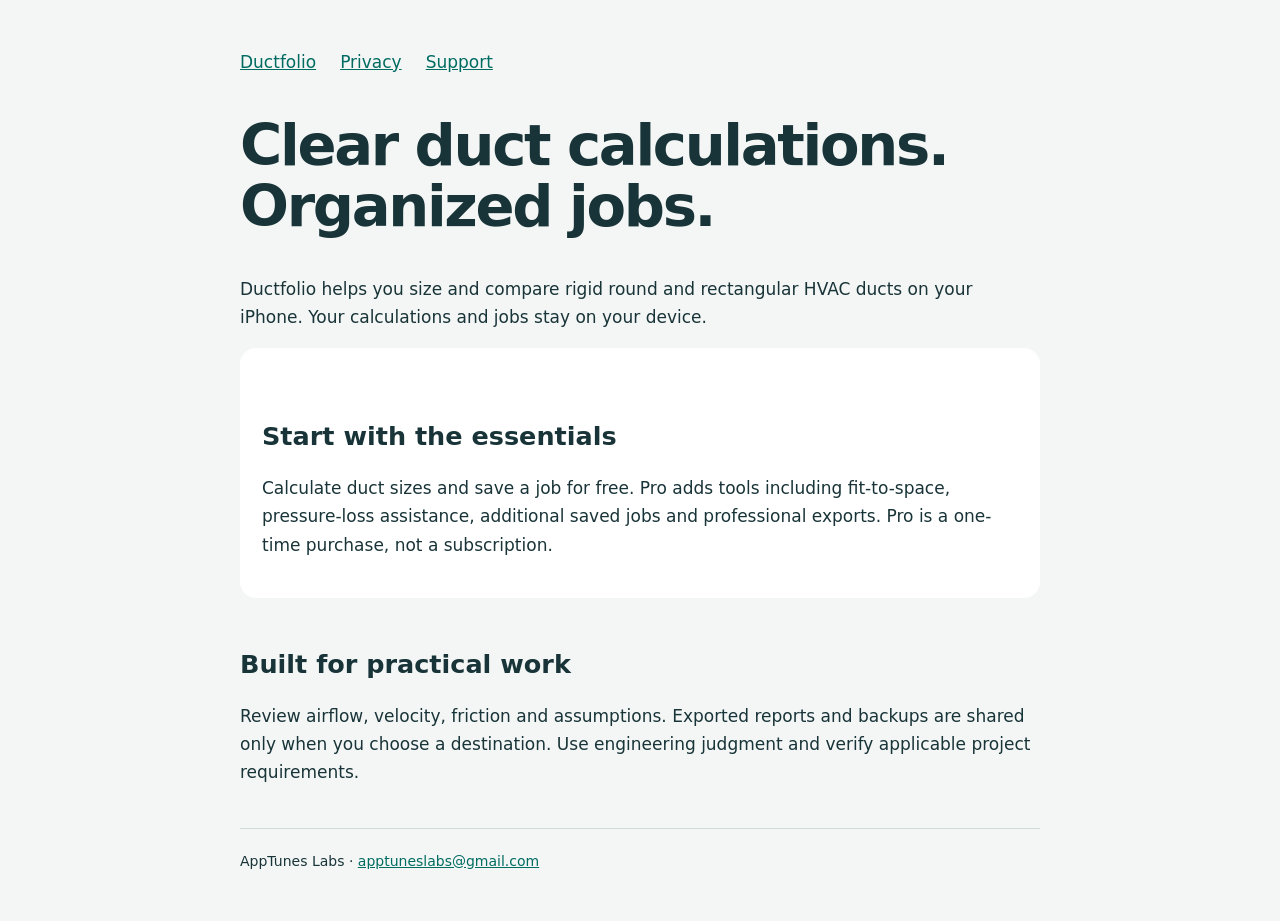
<file: ductfolio/index.html>
<!doctype html><html lang="en"><head><meta charset="utf-8"><meta name="viewport" content="width=device-width,initial-scale=1"><title>Ductfolio | HVAC Duct Calculator for iPhone</title><style>body{margin:0;background:#f3f6f5;color:#193438;font:17px/1.65 -apple-system,BlinkMacSystemFont,system-ui}main{max-width:800px;margin:auto;padding:48px 24px}h1{font-size:clamp(2.3rem,6vw,3.6rem);line-height:1.06;letter-spacing:-.04em}h2{margin-top:2em;line-height:1.25}a{color:#006c61}nav{display:flex;gap:24px;flex-wrap:wrap}footer{border-top:1px solid #cfddda;margin-top:3em;padding-top:1.5em;font-size:14px}.card{background:white;padding:22px;border-radius:16px}</style></head><body><main><nav aria-label="Main navigation"><a href="index.html">Ductfolio</a><a href="privacy/index.html">Privacy</a><a href="support/index.html">Support</a></nav><h1>Clear duct calculations. Organized jobs.</h1><p>Ductfolio helps you size and compare rigid round and rectangular HVAC ducts on your iPhone. Your calculations and jobs stay on your device.</p><div class="card"><h2>Start with the essentials</h2><p>Calculate duct sizes and save a job for free. Pro adds tools including fit-to-space, pressure-loss assistance, additional saved jobs and professional exports. Pro is a one-time purchase, not a subscription.</p></div><h2>Built for practical work</h2><p>Review airflow, velocity, friction and assumptions. Exported reports and backups are shared only when you choose a destination. Use engineering judgment and verify applicable project requirements.</p><footer>AppTunes Labs · <a href="mailto:apptuneslabs@gmail.com">apptuneslabs@gmail.com</a></footer></main></body></html>
</file>
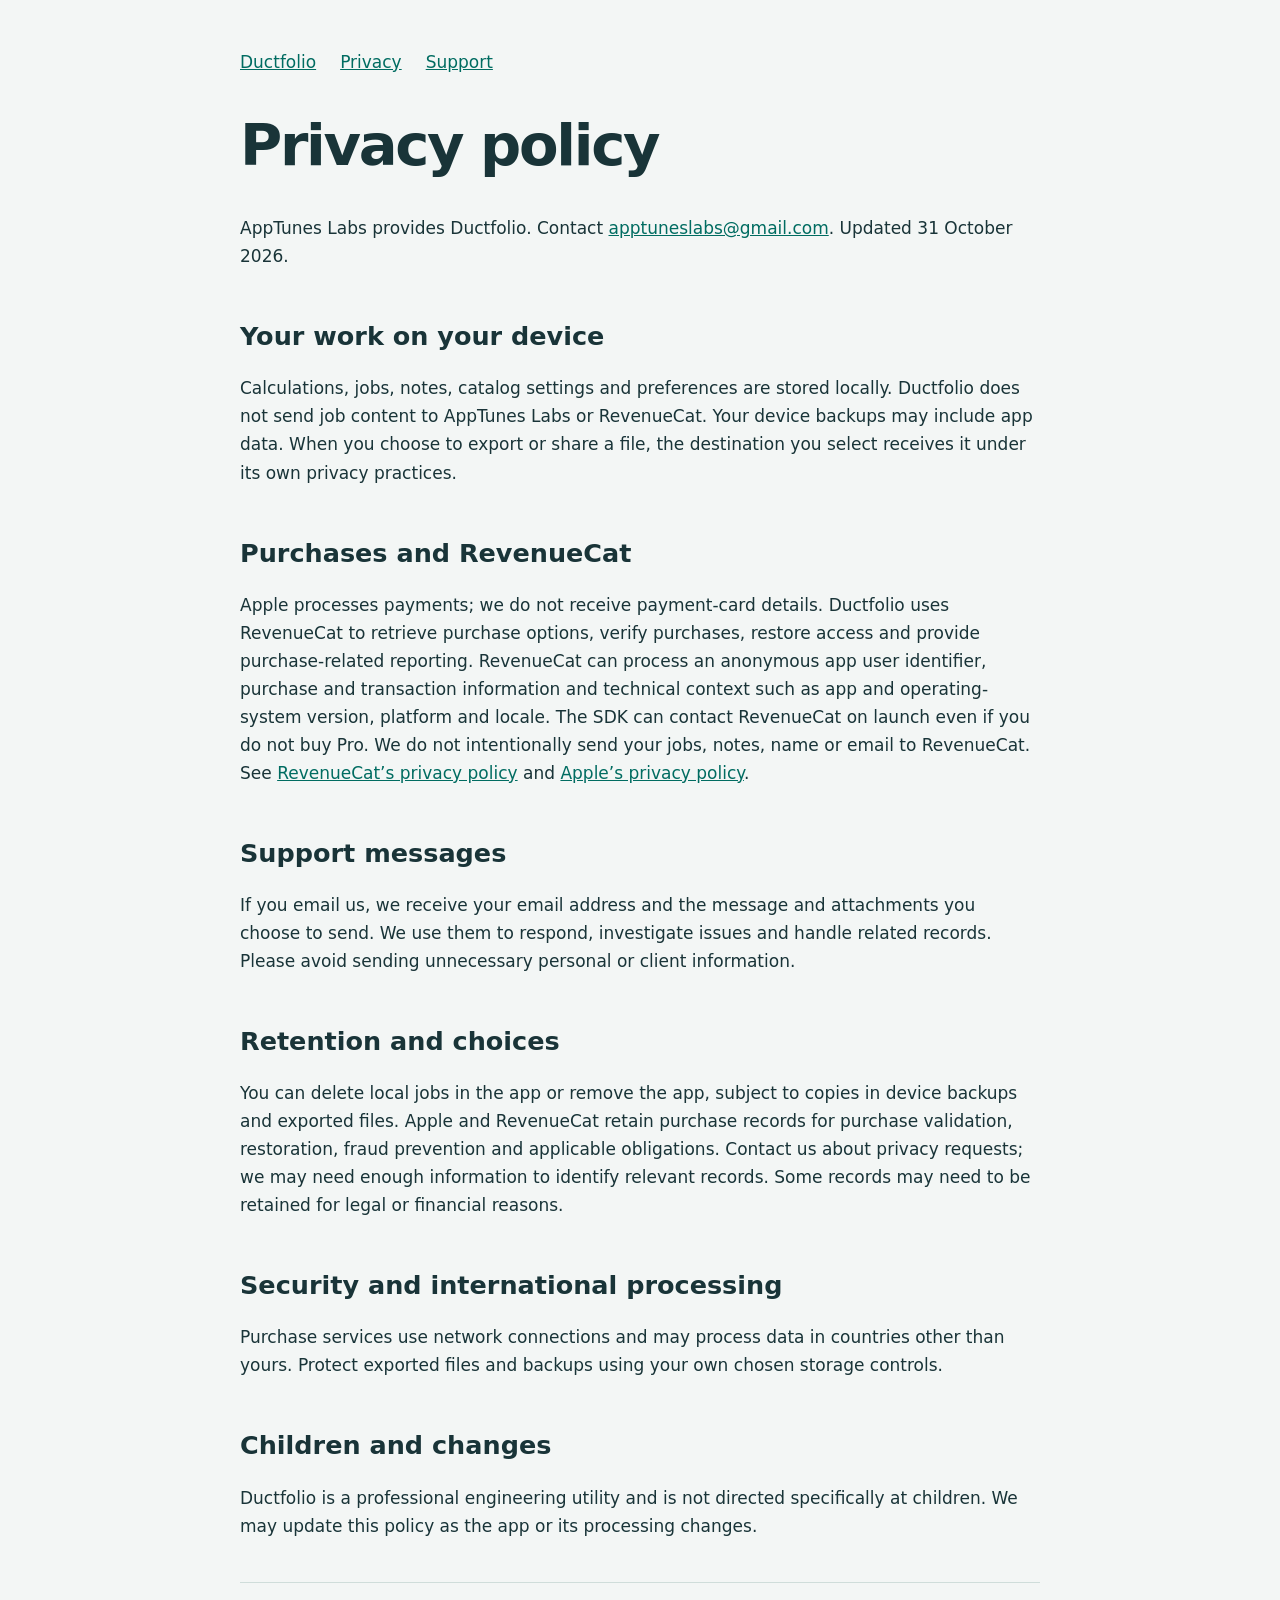
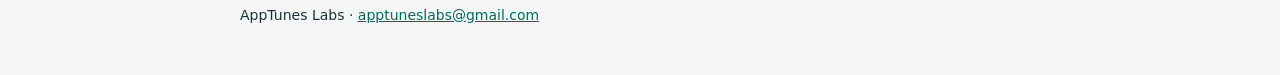
<file: ductfolio/privacy/index.html>
<!doctype html><html lang="en"><head><meta charset="utf-8"><meta name="viewport" content="width=device-width,initial-scale=1"><title>Privacy | Ductfolio</title><style>body{margin:0;background:#f3f6f5;color:#193438;font:17px/1.65 -apple-system,BlinkMacSystemFont,system-ui}main{max-width:800px;margin:auto;padding:48px 24px}h1{font-size:clamp(2.3rem,6vw,3.6rem);line-height:1.06;letter-spacing:-.04em}h2{margin-top:2em;line-height:1.25}a{color:#006c61}nav{display:flex;gap:24px;flex-wrap:wrap}footer{border-top:1px solid #cfddda;margin-top:3em;padding-top:1.5em;font-size:14px}.card{background:white;padding:22px;border-radius:16px}</style></head><body><main><nav aria-label="Main navigation"><a href="../index.html">Ductfolio</a><a href="../privacy/index.html">Privacy</a><a href="../support/index.html">Support</a></nav><h1>Privacy policy</h1><p>AppTunes Labs provides Ductfolio. Contact <a href="mailto:apptuneslabs@gmail.com">apptuneslabs@gmail.com</a>. Updated 31 October 2026.</p><h2>Your work on your device</h2><p>Calculations, jobs, notes, catalog settings and preferences are stored locally. Ductfolio does not send job content to AppTunes Labs or RevenueCat. Your device backups may include app data. When you choose to export or share a file, the destination you select receives it under its own privacy practices.</p><h2>Purchases and RevenueCat</h2><p>Apple processes payments; we do not receive payment-card details. Ductfolio uses RevenueCat to retrieve purchase options, verify purchases, restore access and provide purchase-related reporting. RevenueCat can process an anonymous app user identifier, purchase and transaction information and technical context such as app and operating-system version, platform and locale. The SDK can contact RevenueCat on launch even if you do not buy Pro. We do not intentionally send your jobs, notes, name or email to RevenueCat. See <a href="https://www.revenuecat.com/privacy/">RevenueCat’s privacy policy</a> and <a href="https://www.apple.com/legal/privacy/">Apple’s privacy policy</a>.</p><h2>Support messages</h2><p>If you email us, we receive your email address and the message and attachments you choose to send. We use them to respond, investigate issues and handle related records. Please avoid sending unnecessary personal or client information.</p><h2>Retention and choices</h2><p>You can delete local jobs in the app or remove the app, subject to copies in device backups and exported files. Apple and RevenueCat retain purchase records for purchase validation, restoration, fraud prevention and applicable obligations. Contact us about privacy requests; we may need enough information to identify relevant records. Some records may need to be retained for legal or financial reasons.</p><h2>Security and international processing</h2><p>Purchase services use network connections and may process data in countries other than yours. Protect exported files and backups using your own chosen storage controls.</p><h2>Children and changes</h2><p>Ductfolio is a professional engineering utility and is not directed specifically at children. We may update this policy as the app or its processing changes.</p><footer>AppTunes Labs · <a href="mailto:apptuneslabs@gmail.com">apptuneslabs@gmail.com</a></footer></main></body></html>
</file>
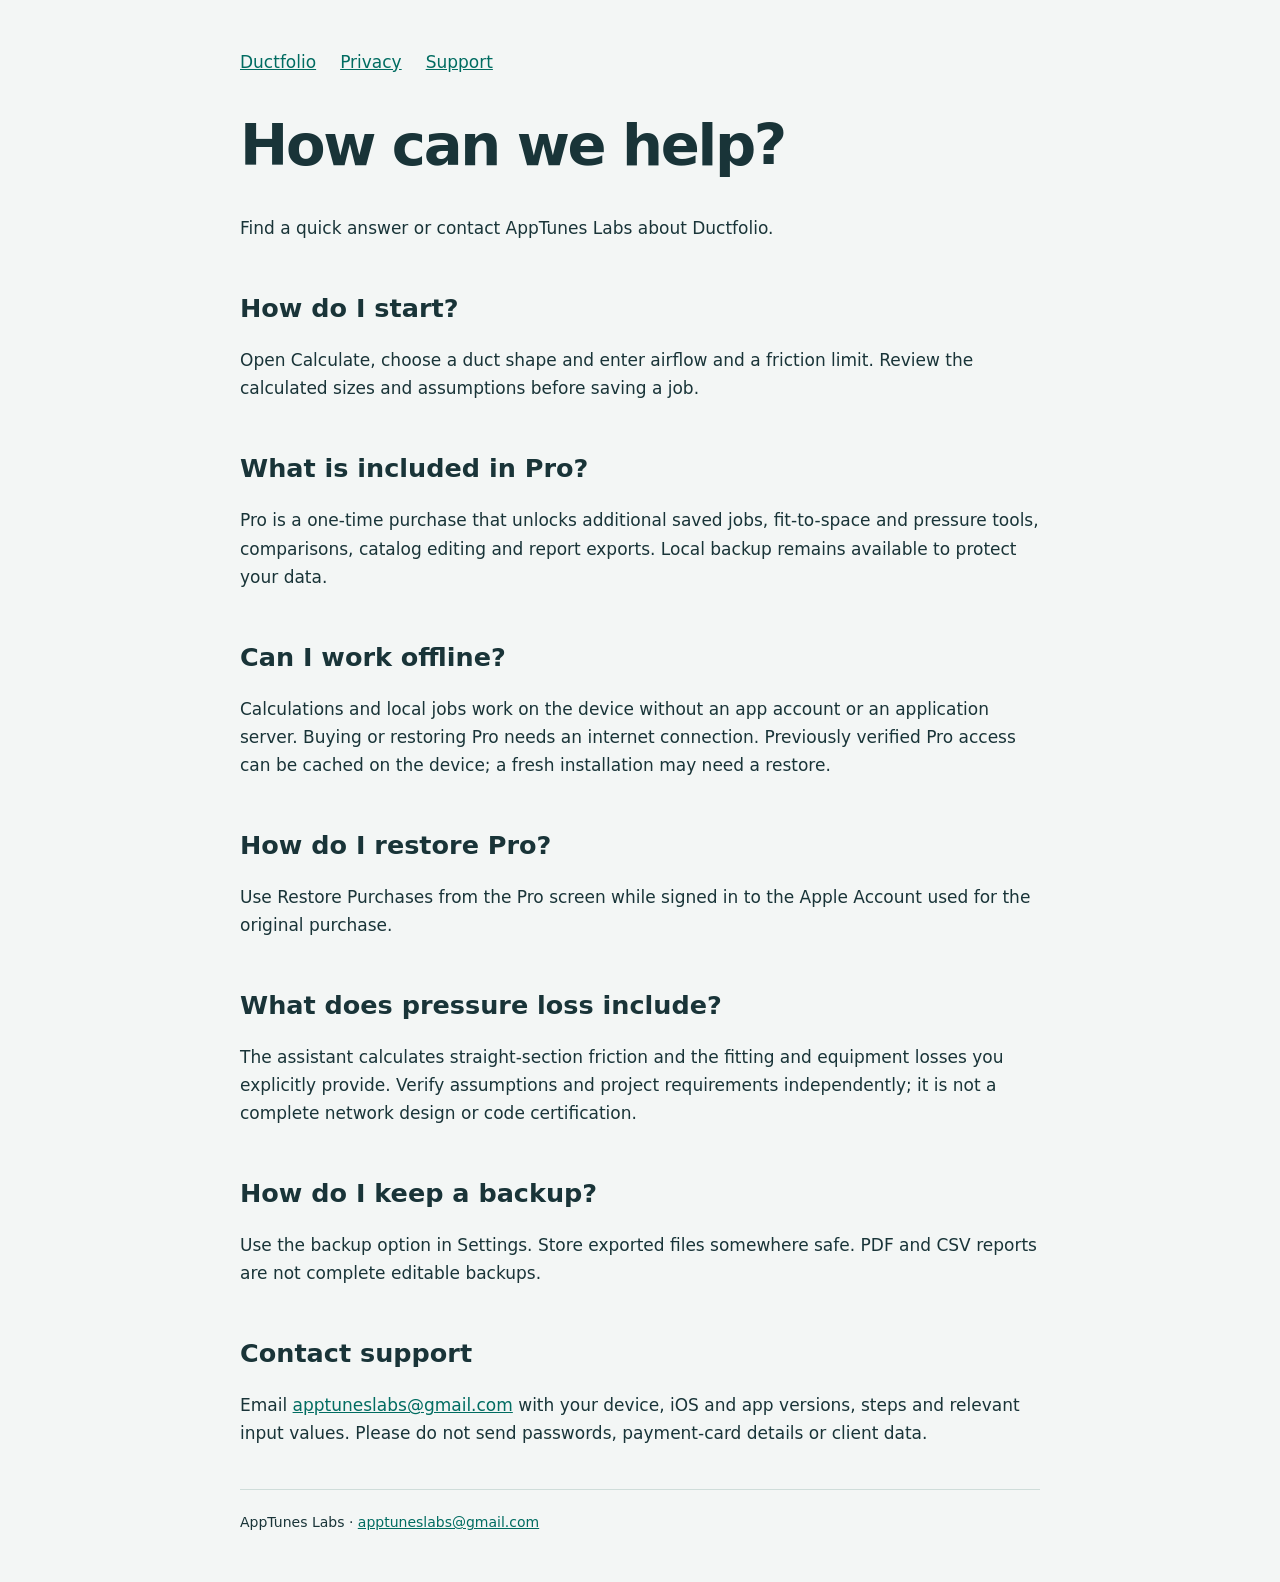
<file: ductfolio/support/index.html>
<!doctype html><html lang="en"><head><meta charset="utf-8"><meta name="viewport" content="width=device-width,initial-scale=1"><title>Support | Ductfolio</title><style>body{margin:0;background:#f3f6f5;color:#193438;font:17px/1.65 -apple-system,BlinkMacSystemFont,system-ui}main{max-width:800px;margin:auto;padding:48px 24px}h1{font-size:clamp(2.3rem,6vw,3.6rem);line-height:1.06;letter-spacing:-.04em}h2{margin-top:2em;line-height:1.25}a{color:#006c61}nav{display:flex;gap:24px;flex-wrap:wrap}footer{border-top:1px solid #cfddda;margin-top:3em;padding-top:1.5em;font-size:14px}.card{background:white;padding:22px;border-radius:16px}</style></head><body><main><nav aria-label="Main navigation"><a href="../index.html">Ductfolio</a><a href="../privacy/index.html">Privacy</a><a href="../support/index.html">Support</a></nav><h1>How can we help?</h1><p>Find a quick answer or contact AppTunes Labs about Ductfolio.</p><h2>How do I start?</h2><p>Open Calculate, choose a duct shape and enter airflow and a friction limit. Review the calculated sizes and assumptions before saving a job.</p><h2>What is included in Pro?</h2><p>Pro is a one-time purchase that unlocks additional saved jobs, fit-to-space and pressure tools, comparisons, catalog editing and report exports. Local backup remains available to protect your data.</p><h2>Can I work offline?</h2><p>Calculations and local jobs work on the device without an app account or an application server. Buying or restoring Pro needs an internet connection. Previously verified Pro access can be cached on the device; a fresh installation may need a restore.</p><h2>How do I restore Pro?</h2><p>Use Restore Purchases from the Pro screen while signed in to the Apple Account used for the original purchase.</p><h2>What does pressure loss include?</h2><p>The assistant calculates straight-section friction and the fitting and equipment losses you explicitly provide. Verify assumptions and project requirements independently; it is not a complete network design or code certification.</p><h2>How do I keep a backup?</h2><p>Use the backup option in Settings. Store exported files somewhere safe. PDF and CSV reports are not complete editable backups.</p><h2>Contact support</h2><p>Email <a href="mailto:apptuneslabs@gmail.com?subject=Ductfolio%20support">apptuneslabs@gmail.com</a> with your device, iOS and app versions, steps and relevant input values. Please do not send passwords, payment-card details or client data.</p><footer>AppTunes Labs · <a href="mailto:apptuneslabs@gmail.com">apptuneslabs@gmail.com</a></footer></main></body></html>
</file>
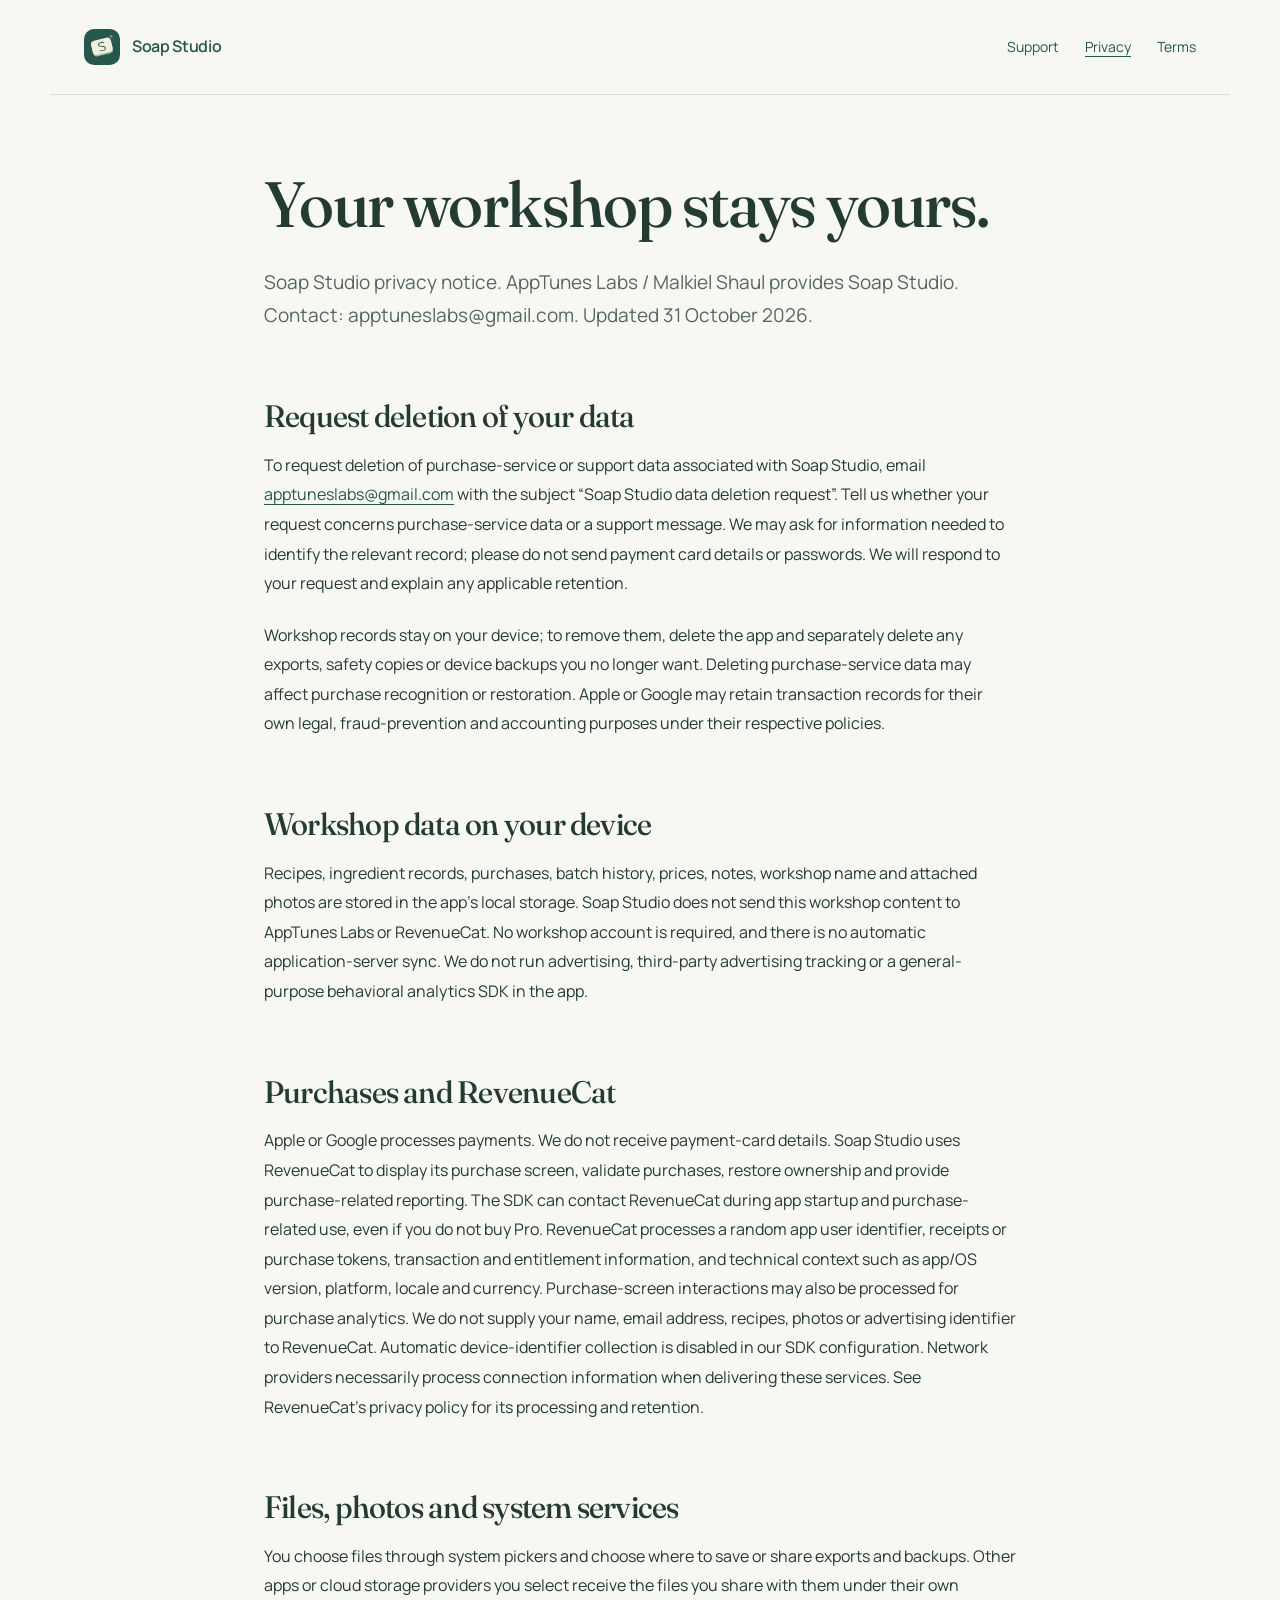
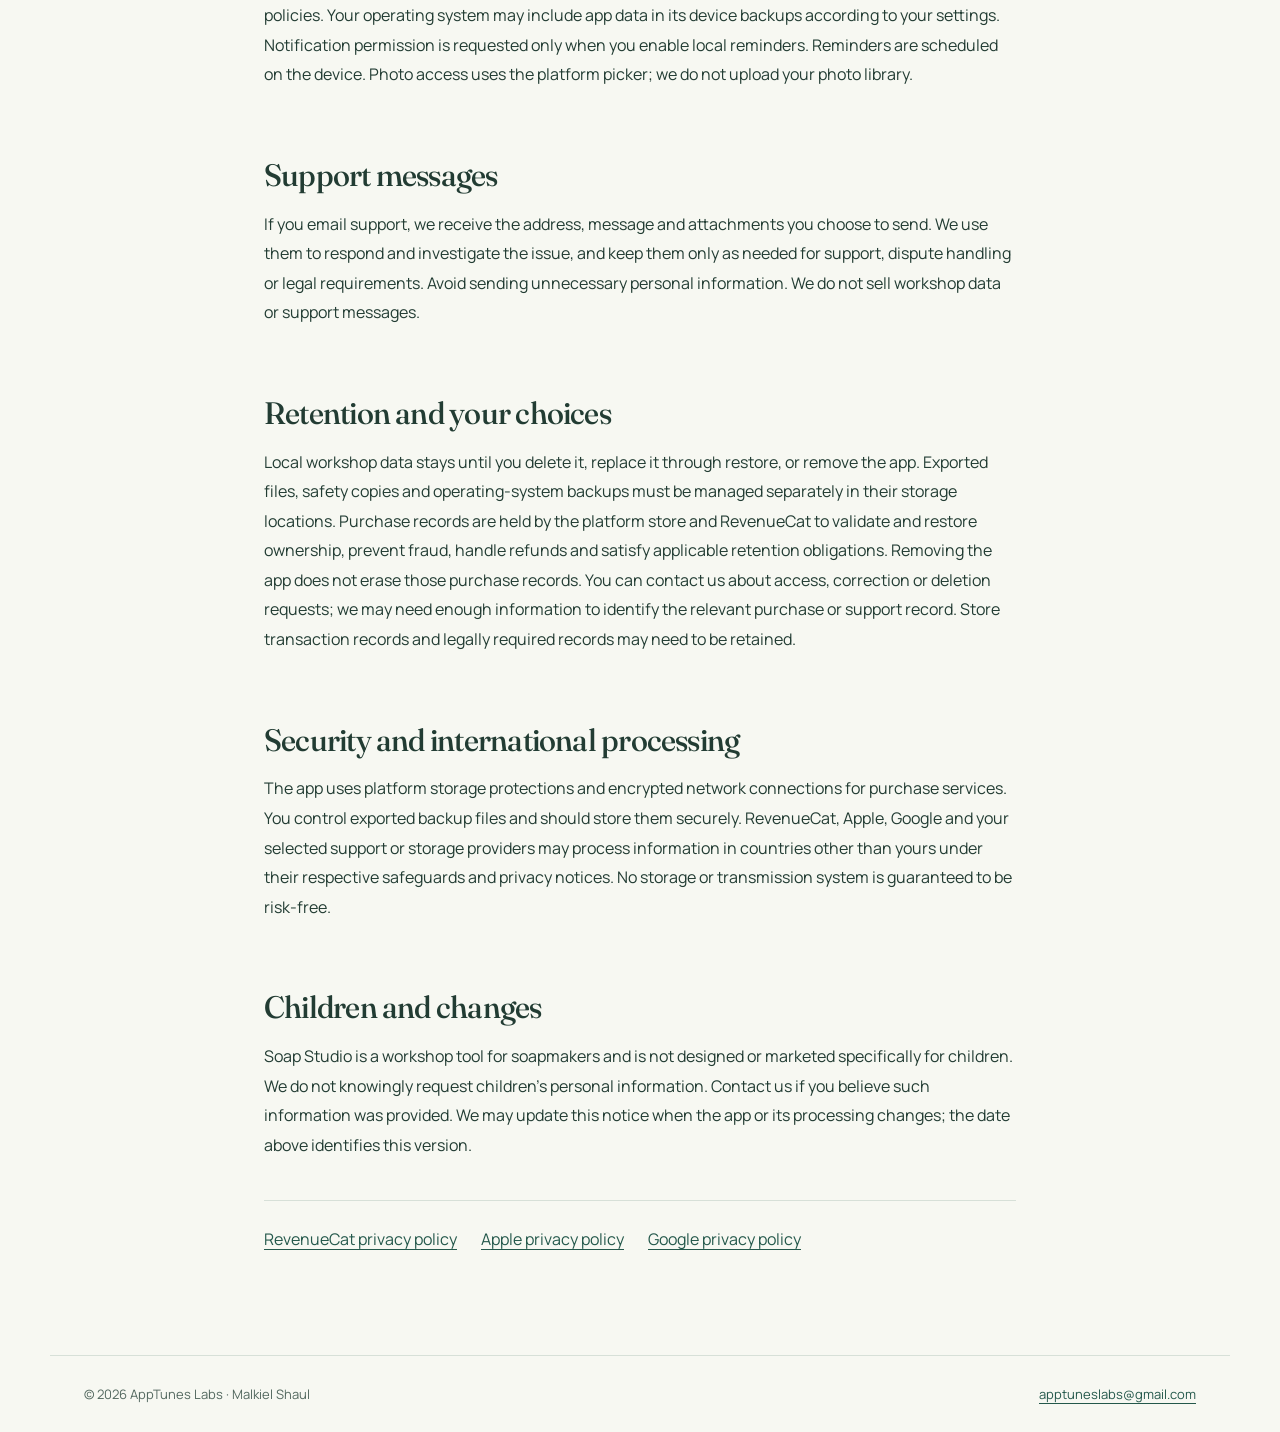
<file: soap-studio/privacy.html>
<!doctype html>
<html lang="en"><head><meta charset="utf-8"><meta name="viewport" content="width=device-width,initial-scale=1">
<title>Your workshop stays yours. · Soap Studio · AppTunes Labs</title>
<meta name="description" content="Soap Studio: an offline soapmaking workshop for recipes, batches, inventory and costs. Support, privacy and terms from AppTunes Labs.">
<link rel="icon" href="assets/icon.svg" type="image/svg+xml"><link rel="stylesheet" href="assets/site.css"></head>
<body><a class="skip" href="#main">Skip to content</a><header><a class="brand" href="support.html"><img src="assets/icon.svg" alt="" width="36" height="36">Soap Studio</a><nav aria-label="Main"><a href="support.html">Support</a><a href="privacy.html" aria-current="page">Privacy</a><a href="terms.html">Terms</a></nav></header>
<main id="main" class="document"><h1>Your workshop stays yours.</h1><p class="intro">Soap Studio privacy notice. AppTunes Labs / Malkiel Shaul provides Soap Studio. Contact: apptuneslabs@gmail.com. Updated 31 October 2026.</p><section id="delete-data"><h2>Request deletion of your data</h2><p>To request deletion of purchase-service or support data associated with Soap Studio, email <a href="mailto:apptuneslabs@gmail.com?subject=Soap%20Studio%20data%20deletion%20request">apptuneslabs@gmail.com</a> with the subject “Soap Studio data deletion request”. Tell us whether your request concerns purchase-service data or a support message. We may ask for information needed to identify the relevant record; please do not send payment card details or passwords. We will respond to your request and explain any applicable retention.</p><p>Workshop records stay on your device; to remove them, delete the app and separately delete any exports, safety copies or device backups you no longer want. Deleting purchase-service data may affect purchase recognition or restoration. Apple or Google may retain transaction records for their own legal, fraud-prevention and accounting purposes under their respective policies.</p></section><section><h2>Workshop data on your device</h2><p>Recipes, ingredient records, purchases, batch history, prices, notes, workshop name and attached photos are stored in the app’s local storage. Soap Studio does not send this workshop content to AppTunes Labs or RevenueCat. No workshop account is required, and there is no automatic application-server sync. We do not run advertising, third-party advertising tracking or a general-purpose behavioral analytics SDK in the app.</p></section><section><h2>Purchases and RevenueCat</h2><p>Apple or Google processes payments. We do not receive payment-card details. Soap Studio uses RevenueCat to display its purchase screen, validate purchases, restore ownership and provide purchase-related reporting. The SDK can contact RevenueCat during app startup and purchase-related use, even if you do not buy Pro. RevenueCat processes a random app user identifier, receipts or purchase tokens, transaction and entitlement information, and technical context such as app/OS version, platform, locale and currency. Purchase-screen interactions may also be processed for purchase analytics. We do not supply your name, email address, recipes, photos or advertising identifier to RevenueCat. Automatic device-identifier collection is disabled in our SDK configuration. Network providers necessarily process connection information when delivering these services. See RevenueCat’s privacy policy for its processing and retention.</p></section><section><h2>Files, photos and system services</h2><p>You choose files through system pickers and choose where to save or share exports and backups. Other apps or cloud storage providers you select receive the files you share with them under their own policies. Your operating system may include app data in its device backups according to your settings. Notification permission is requested only when you enable local reminders. Reminders are scheduled on the device. Photo access uses the platform picker; we do not upload your photo library.</p></section><section><h2>Support messages</h2><p>If you email support, we receive the address, message and attachments you choose to send. We use them to respond and investigate the issue, and keep them only as needed for support, dispute handling or legal requirements. Avoid sending unnecessary personal information. We do not sell workshop data or support messages.</p></section><section><h2>Retention and your choices</h2><p>Local workshop data stays until you delete it, replace it through restore, or remove the app. Exported files, safety copies and operating-system backups must be managed separately in their storage locations. Purchase records are held by the platform store and RevenueCat to validate and restore ownership, prevent fraud, handle refunds and satisfy applicable retention obligations. Removing the app does not erase those purchase records. You can contact us about access, correction or deletion requests; we may need enough information to identify the relevant purchase or support record. Store transaction records and legally required records may need to be retained.</p></section><section><h2>Security and international processing</h2><p>The app uses platform storage protections and encrypted network connections for purchase services. You control exported backup files and should store them securely. RevenueCat, Apple, Google and your selected support or storage providers may process information in countries other than yours under their respective safeguards and privacy notices. No storage or transmission system is guaranteed to be risk-free.</p></section><section><h2>Children and changes</h2><p>Soap Studio is a workshop tool for soapmakers and is not designed or marketed specifically for children. We do not knowingly request children’s personal information. Contact us if you believe such information was provided. We may update this notice when the app or its processing changes; the date above identifies this version.</p></section><div class="related"><a href="https://www.revenuecat.com/privacy/">RevenueCat privacy policy</a><a href="https://www.apple.com/legal/privacy/">Apple privacy policy</a><a href="https://policies.google.com/privacy">Google privacy policy</a></div></main>
<footer><span>© 2026 AppTunes Labs · Malkiel Shaul</span><a href="mailto:apptuneslabs@gmail.com">apptuneslabs@gmail.com</a></footer></body></html>
</file>
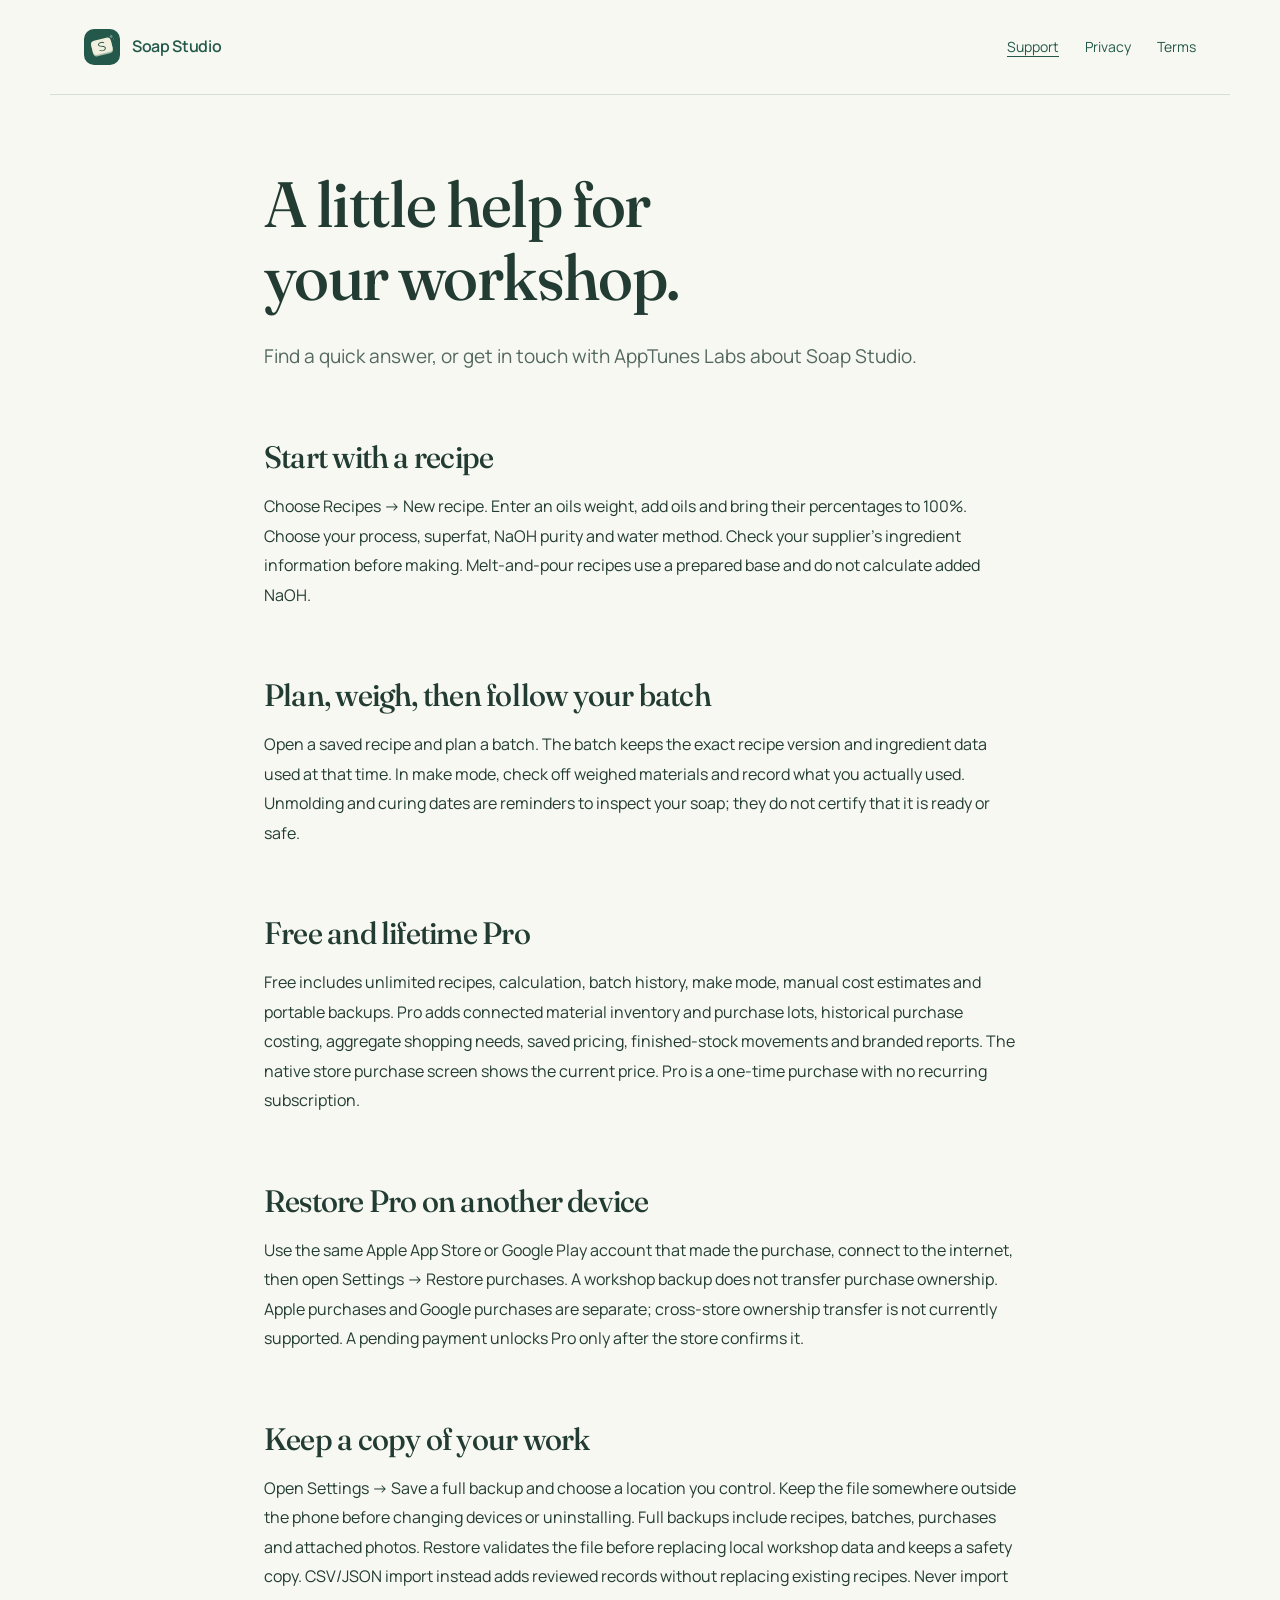
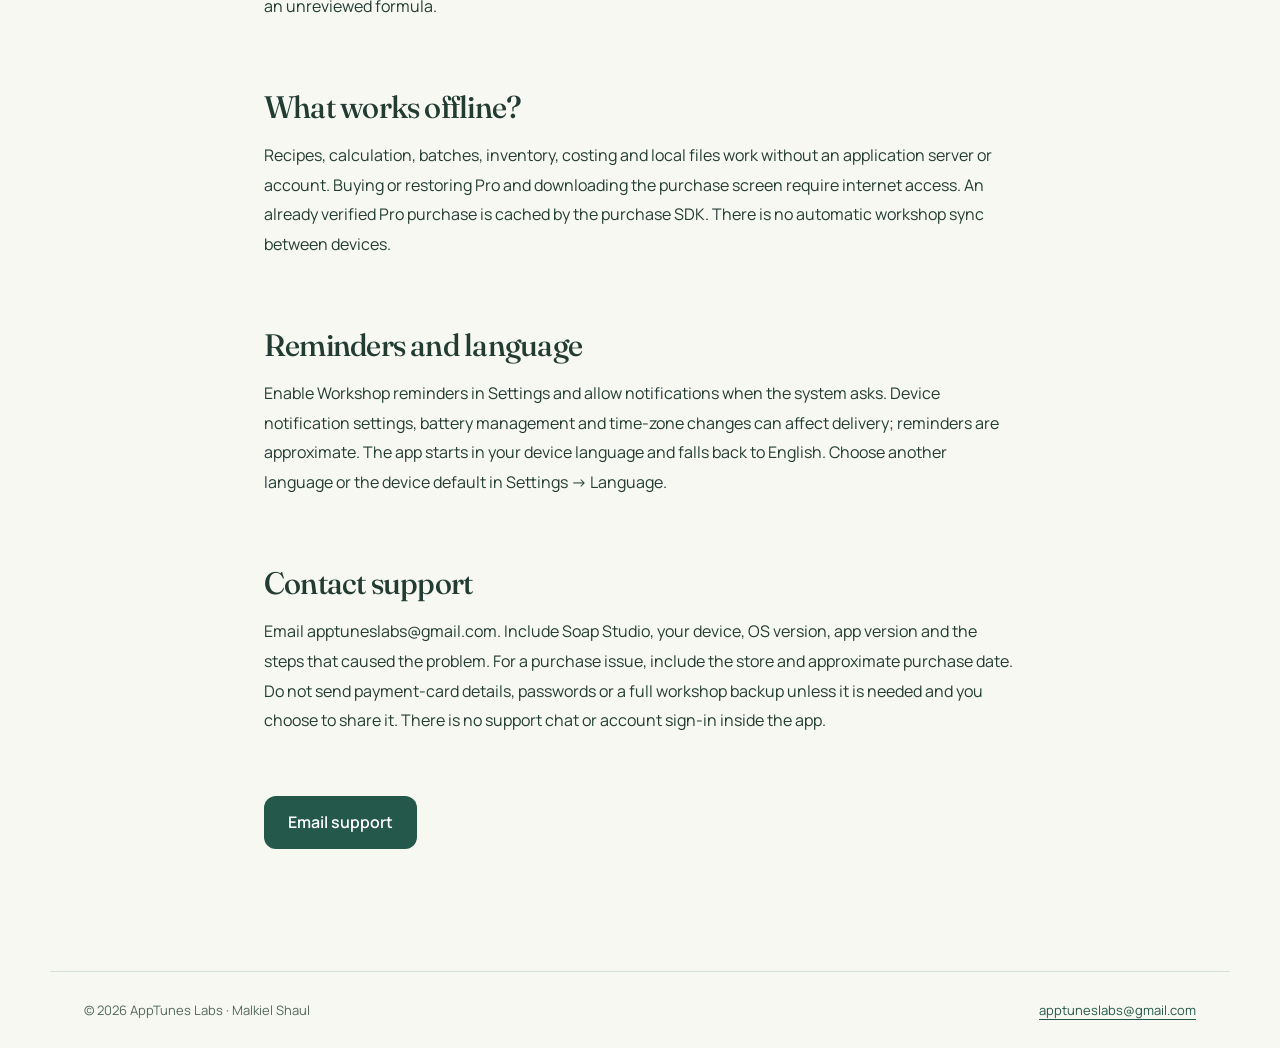
<file: soap-studio/support.html>
<!doctype html>
<html lang="en"><head><meta charset="utf-8"><meta name="viewport" content="width=device-width,initial-scale=1">
<title>A little help for your workshop. · Soap Studio · AppTunes Labs</title>
<meta name="description" content="Soap Studio: an offline soapmaking workshop for recipes, batches, inventory and costs. Support, privacy and terms from AppTunes Labs.">
<link rel="icon" href="assets/icon.svg" type="image/svg+xml"><link rel="stylesheet" href="assets/site.css"></head>
<body><a class="skip" href="#main">Skip to content</a><header><a class="brand" href="support.html"><img src="assets/icon.svg" alt="" width="36" height="36">Soap Studio</a><nav aria-label="Main"><a href="support.html" aria-current="page">Support</a><a href="privacy.html">Privacy</a><a href="terms.html">Terms</a></nav></header>
<main id="main" class="document"><h1>A little help for your workshop.</h1><p class="intro">Find a quick answer, or get in touch with AppTunes Labs about Soap Studio.</p><section><h2>Start with a recipe</h2><p>Choose Recipes → New recipe. Enter an oils weight, add oils and bring their percentages to 100%. Choose your process, superfat, NaOH purity and water method. Check your supplier’s ingredient information before making. Melt-and-pour recipes use a prepared base and do not calculate added NaOH.</p></section><section><h2>Plan, weigh, then follow your batch</h2><p>Open a saved recipe and plan a batch. The batch keeps the exact recipe version and ingredient data used at that time. In make mode, check off weighed materials and record what you actually used. Unmolding and curing dates are reminders to inspect your soap; they do not certify that it is ready or safe.</p></section><section><h2>Free and lifetime Pro</h2><p>Free includes unlimited recipes, calculation, batch history, make mode, manual cost estimates and portable backups. Pro adds connected material inventory and purchase lots, historical purchase costing, aggregate shopping needs, saved pricing, finished-stock movements and branded reports. The native store purchase screen shows the current price. Pro is a one-time purchase with no recurring subscription.</p></section><section><h2>Restore Pro on another device</h2><p>Use the same Apple App Store or Google Play account that made the purchase, connect to the internet, then open Settings → Restore purchases. A workshop backup does not transfer purchase ownership. Apple purchases and Google purchases are separate; cross-store ownership transfer is not currently supported. A pending payment unlocks Pro only after the store confirms it.</p></section><section><h2>Keep a copy of your work</h2><p>Open Settings → Save a full backup and choose a location you control. Keep the file somewhere outside the phone before changing devices or uninstalling. Full backups include recipes, batches, purchases and attached photos. Restore validates the file before replacing local workshop data and keeps a safety copy. CSV/JSON import instead adds reviewed records without replacing existing recipes. Never import an unreviewed formula.</p></section><section><h2>What works offline?</h2><p>Recipes, calculation, batches, inventory, costing and local files work without an application server or account. Buying or restoring Pro and downloading the purchase screen require internet access. An already verified Pro purchase is cached by the purchase SDK. There is no automatic workshop sync between devices.</p></section><section><h2>Reminders and language</h2><p>Enable Workshop reminders in Settings and allow notifications when the system asks. Device notification settings, battery management and time-zone changes can affect delivery; reminders are approximate. The app starts in your device language and falls back to English. Choose another language or the device default in Settings → Language.</p></section><section><h2>Contact support</h2><p>Email apptuneslabs@gmail.com. Include Soap Studio, your device, OS version, app version and the steps that caused the problem. For a purchase issue, include the store and approximate purchase date. Do not send payment-card details, passwords or a full workshop backup unless it is needed and you choose to share it. There is no support chat or account sign-in inside the app.</p></section><p class="support-contact"><a class="button" href="mailto:apptuneslabs@gmail.com?subject=Soap%20Studio%20support">Email support</a></p></main>
<footer><span>© 2026 AppTunes Labs · Malkiel Shaul</span><a href="mailto:apptuneslabs@gmail.com">apptuneslabs@gmail.com</a></footer></body></html>
</file>
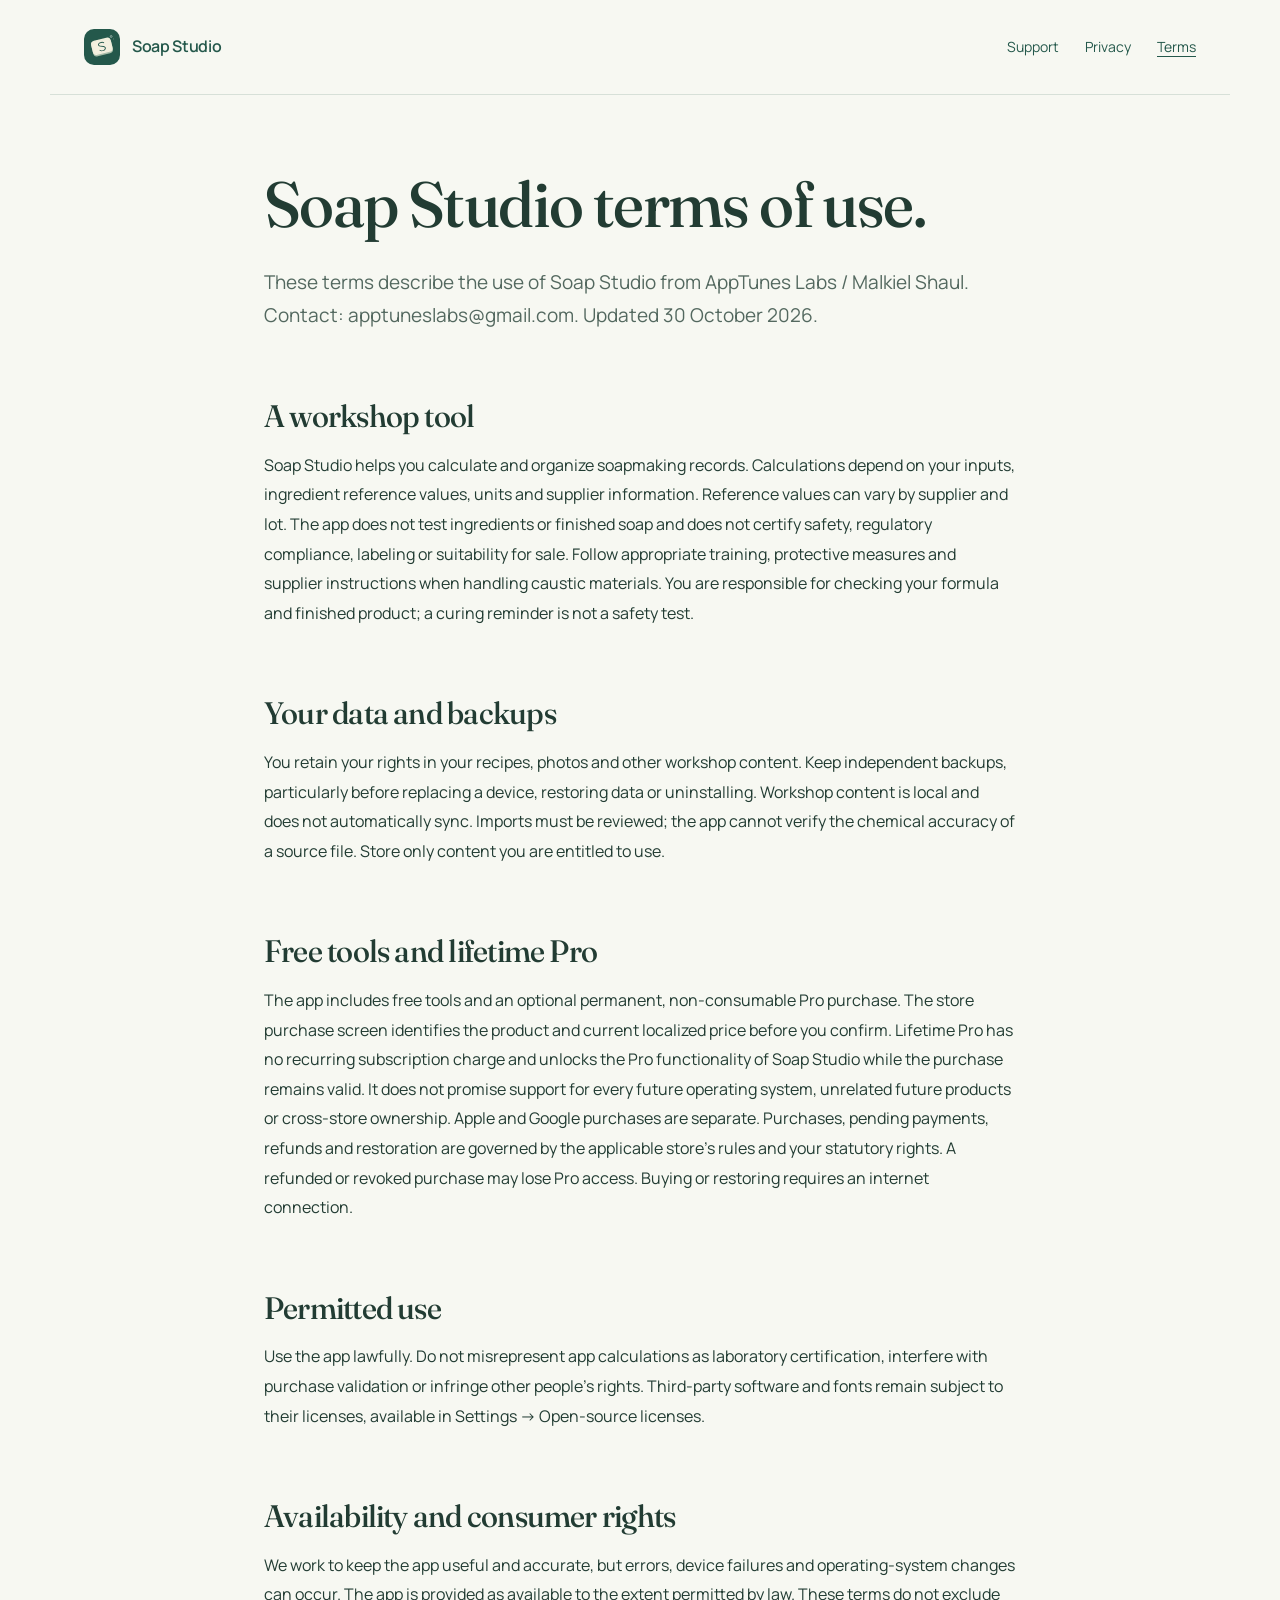
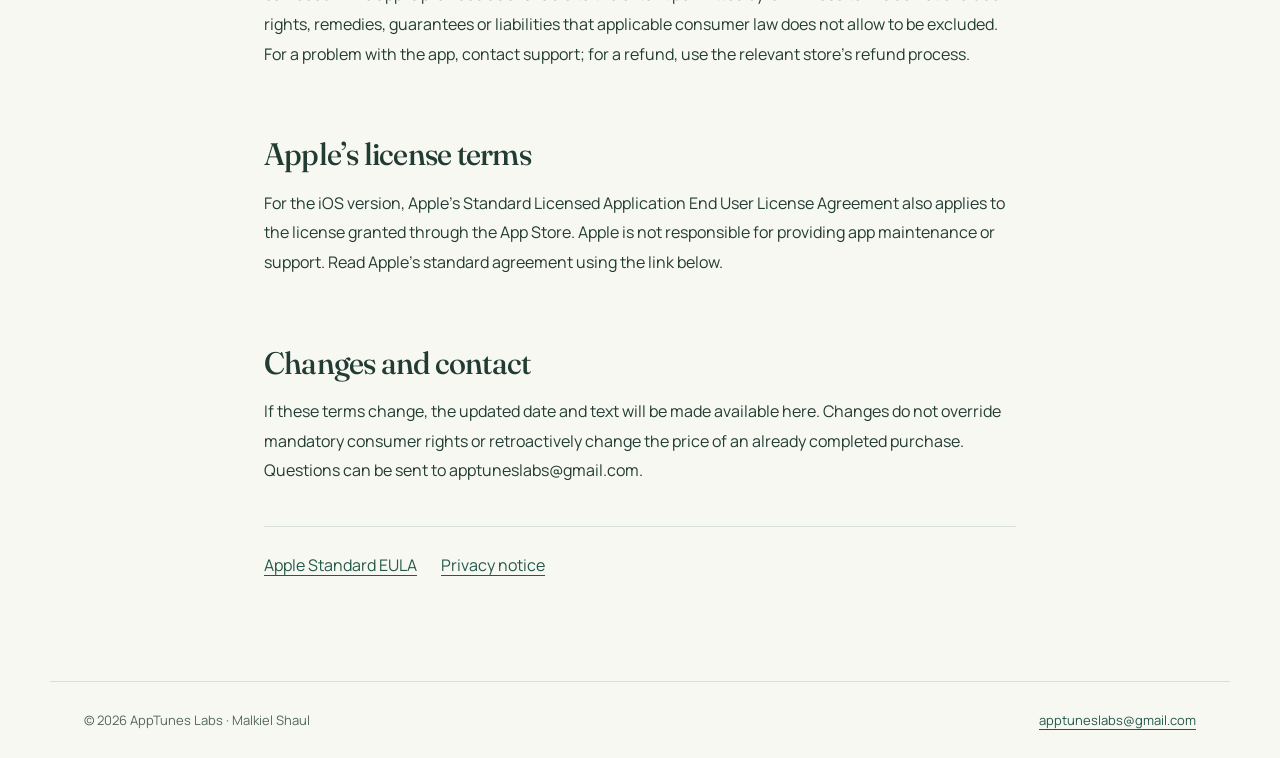
<file: soap-studio/terms.html>
<!doctype html>
<html lang="en"><head><meta charset="utf-8"><meta name="viewport" content="width=device-width,initial-scale=1">
<title>Soap Studio terms of use. · Soap Studio · AppTunes Labs</title>
<meta name="description" content="Soap Studio: an offline soapmaking workshop for recipes, batches, inventory and costs. Support, privacy and terms from AppTunes Labs.">
<link rel="icon" href="assets/icon.svg" type="image/svg+xml"><link rel="stylesheet" href="assets/site.css"></head>
<body><a class="skip" href="#main">Skip to content</a><header><a class="brand" href="support.html"><img src="assets/icon.svg" alt="" width="36" height="36">Soap Studio</a><nav aria-label="Main"><a href="support.html">Support</a><a href="privacy.html">Privacy</a><a href="terms.html" aria-current="page">Terms</a></nav></header>
<main id="main" class="document"><h1>Soap Studio terms of use.</h1><p class="intro">These terms describe the use of Soap Studio from AppTunes Labs / Malkiel Shaul. Contact: apptuneslabs@gmail.com. Updated 30 October 2026.</p><section><h2>A workshop tool</h2><p>Soap Studio helps you calculate and organize soapmaking records. Calculations depend on your inputs, ingredient reference values, units and supplier information. Reference values can vary by supplier and lot. The app does not test ingredients or finished soap and does not certify safety, regulatory compliance, labeling or suitability for sale. Follow appropriate training, protective measures and supplier instructions when handling caustic materials. You are responsible for checking your formula and finished product; a curing reminder is not a safety test.</p></section><section><h2>Your data and backups</h2><p>You retain your rights in your recipes, photos and other workshop content. Keep independent backups, particularly before replacing a device, restoring data or uninstalling. Workshop content is local and does not automatically sync. Imports must be reviewed; the app cannot verify the chemical accuracy of a source file. Store only content you are entitled to use.</p></section><section><h2>Free tools and lifetime Pro</h2><p>The app includes free tools and an optional permanent, non-consumable Pro purchase. The store purchase screen identifies the product and current localized price before you confirm. Lifetime Pro has no recurring subscription charge and unlocks the Pro functionality of Soap Studio while the purchase remains valid. It does not promise support for every future operating system, unrelated future products or cross-store ownership. Apple and Google purchases are separate. Purchases, pending payments, refunds and restoration are governed by the applicable store’s rules and your statutory rights. A refunded or revoked purchase may lose Pro access. Buying or restoring requires an internet connection.</p></section><section><h2>Permitted use</h2><p>Use the app lawfully. Do not misrepresent app calculations as laboratory certification, interfere with purchase validation or infringe other people’s rights. Third-party software and fonts remain subject to their licenses, available in Settings → Open-source licenses.</p></section><section><h2>Availability and consumer rights</h2><p>We work to keep the app useful and accurate, but errors, device failures and operating-system changes can occur. The app is provided as available to the extent permitted by law. These terms do not exclude rights, remedies, guarantees or liabilities that applicable consumer law does not allow to be excluded. For a problem with the app, contact support; for a refund, use the relevant store’s refund process.</p></section><section><h2>Apple’s license terms</h2><p>For the iOS version, Apple’s Standard Licensed Application End User License Agreement also applies to the license granted through the App Store. Apple is not responsible for providing app maintenance or support. Read Apple’s standard agreement using the link below.</p></section><section><h2>Changes and contact</h2><p>If these terms change, the updated date and text will be made available here. Changes do not override mandatory consumer rights or retroactively change the price of an already completed purchase. Questions can be sent to apptuneslabs@gmail.com.</p></section><div class="related"><a href="https://www.apple.com/legal/internet-services/itunes/dev/stdeula/">Apple Standard EULA</a><a href="privacy.html">Privacy notice</a></div></main>
<footer><span>© 2026 AppTunes Labs · Malkiel Shaul</span><a href="mailto:apptuneslabs@gmail.com">apptuneslabs@gmail.com</a></footer></body></html>
</file>
<file: soap-studio/assets/site.css>
@font-face{font-family:Manrope;src:url('Manrope-Regular.ttf') format('truetype');font-display:swap;font-weight:400}
@font-face{font-family:Manrope;src:url('Manrope-SemiBold.ttf') format('truetype');font-display:swap;font-weight:600 800}
@font-face{font-family:Fraunces;src:url('Fraunces-Medium.ttf') format('truetype');font-display:swap;font-weight:500}
:root{color-scheme:light;--paper:#f7f8f2;--ink:#223c33;--green:#24584b;--muted:#53685f;--line:#d7e0d8;--sage:#e4ede5}
*{box-sizing:border-box}html{scroll-behavior:smooth;scrollbar-color:var(--green) var(--paper)}body{margin:0;background:var(--paper);color:var(--ink);font:16px/1.85 Manrope,system-ui,sans-serif}::selection{background:#c9dfce;color:var(--ink)}a{color:var(--green);text-underline-offset:4px}a:hover{color:#163d31}a:focus-visible,summary:focus-visible{outline:3px solid var(--green);outline-offset:5px;border-radius:3px}.skip{position:absolute;top:-100px;left:20px;background:var(--paper);padding:10px}.skip:focus{top:10px;z-index:2}header,footer{max-width:1180px;margin:auto;padding:26px 34px}header{display:flex;gap:28px;align-items:center;justify-content:space-between;border-bottom:1px solid var(--line)}.brand{font-weight:700;text-decoration:none;display:inline-flex;gap:12px;align-items:center;letter-spacing:-.02em}.brand img{width:36px;height:36px;border-radius:10px}nav{display:flex;gap:26px;flex-wrap:wrap}nav a{font-size:14px;text-decoration:none;padding:8px 0}nav [aria-current=page]{text-decoration:underline}main{max-width:1080px;margin:auto;padding:72px 34px 100px}h1,h2{font-family:Fraunces,Georgia,serif;font-weight:500;line-height:1.15;letter-spacing:-.025em;text-wrap:balance}h1{font-size:clamp(38px,5vw,64px);margin:0 0 26px}h2{font-size:31px;margin:44px 0 16px}h3{font-weight:700;font-size:19px;margin:0 0 10px}p{margin:0 0 22px}.intro{font-size:19px;line-height:1.7;color:var(--muted);max-width:65ch}.document{max-width:820px}.document section{padding-top:2px}footer{border-top:1px solid var(--line);display:flex;gap:20px;flex-wrap:wrap;justify-content:space-between;font-size:13px;color:var(--muted)}.hero{display:grid;grid-template-columns:1.1fr .8fr;gap:100px;align-items:center}.hero img{display:block;width:min(100%,320px);height:auto;border-radius:35px;box-shadow:0 24px 50px #223c3320;justify-self:center}.button{display:inline-block;background:var(--green);color:white;padding:12px 24px;border-radius:12px;text-decoration:none;font-weight:700;margin-top:14px}.button:hover{background:#173f33;color:white}.product{margin-top:75px;border-top:1px solid var(--line);padding-top:5px;max-width:72ch}.quiet{color:var(--muted);font-size:14px}.related{display:flex;flex-wrap:wrap;gap:24px;margin-top:40px;padding-top:24px;border-top:1px solid var(--line)}.support-contact{padding-top:24px}ul{padding-left:24px}.draft{padding:12px 18px;background:var(--sage);font-size:14px;border-radius:8px;margin-bottom:26px}
@media(max-width:720px){header{align-items:flex-start;padding:18px 22px;gap:15px;flex-direction:column}nav{gap:22px}main{padding:44px 22px 70px}.hero{grid-template-columns:1fr;gap:38px}.hero img{width:240px}.intro{font-size:17px}.product{margin-top:45px}h2{font-size:28px}footer{padding:24px 22px}.brand{font-size:17px}}
@media(prefers-reduced-motion:reduce){html{scroll-behavior:auto}}
</file>
